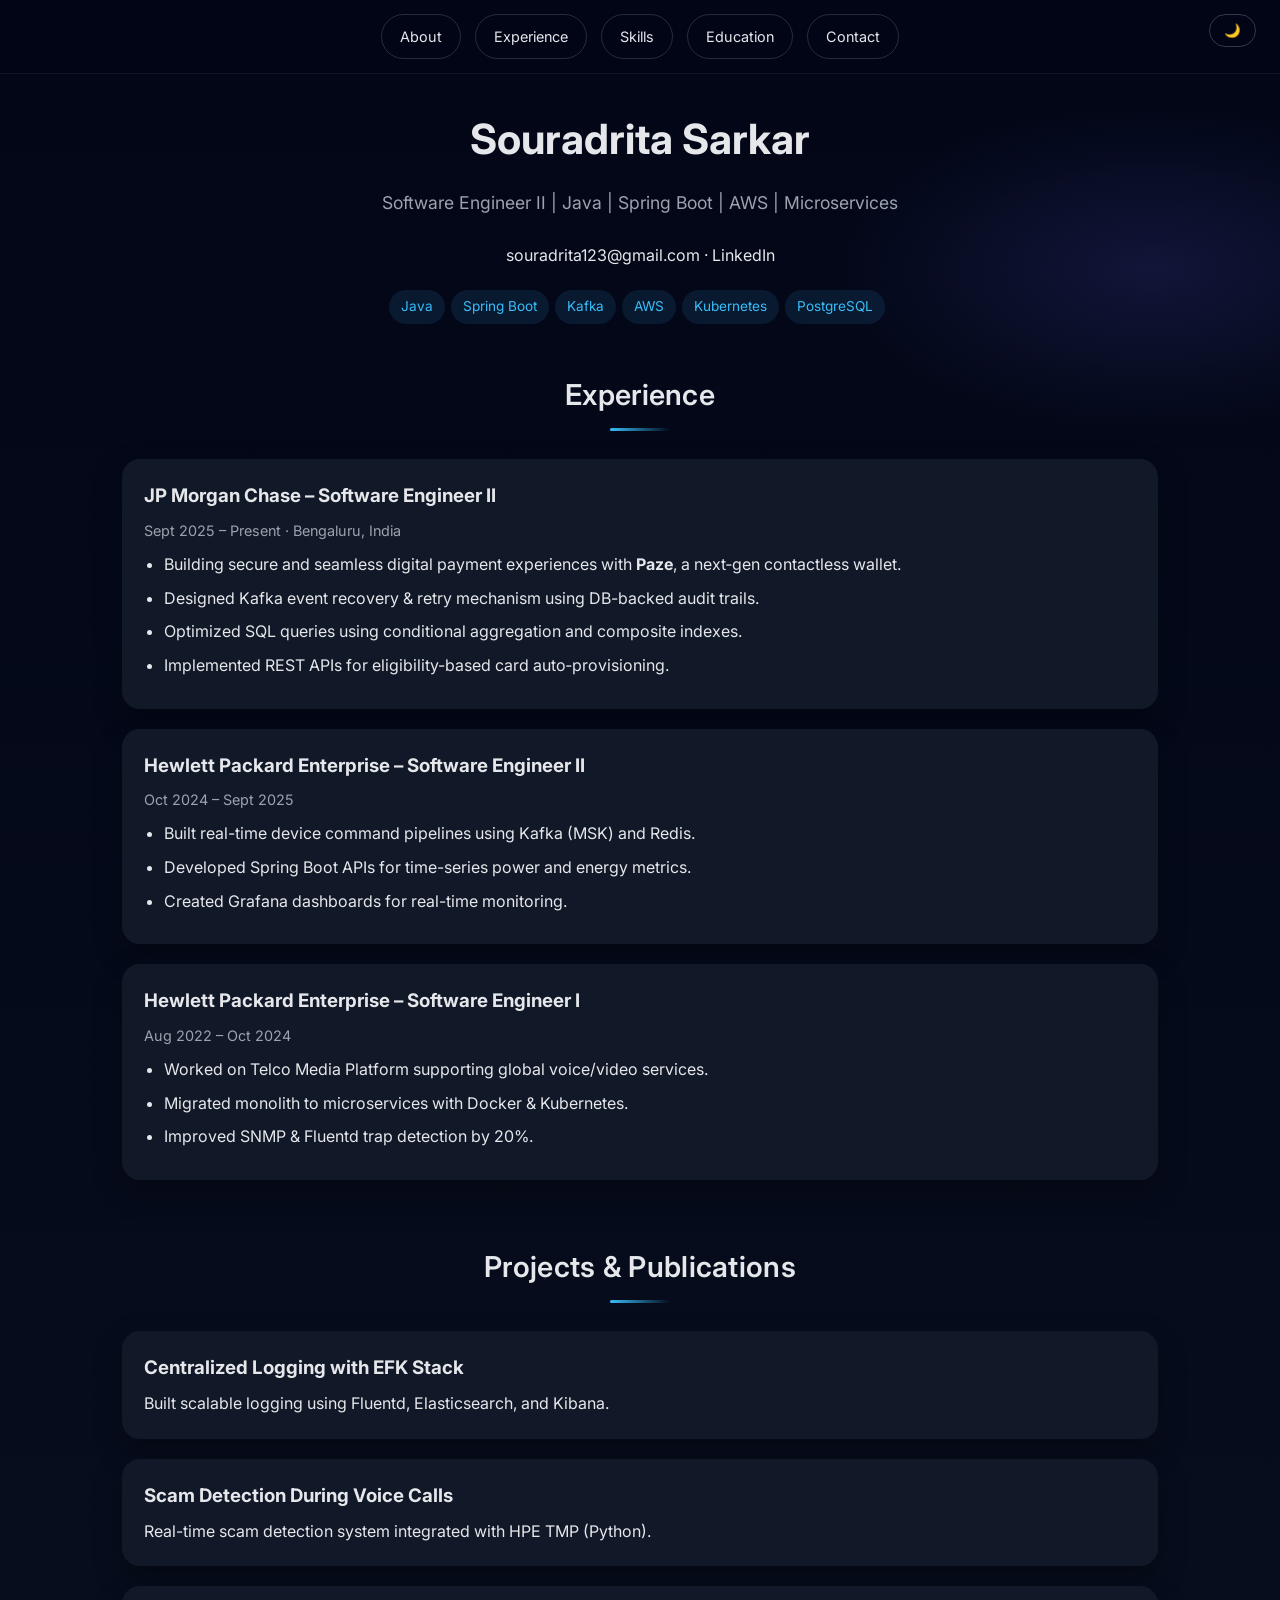
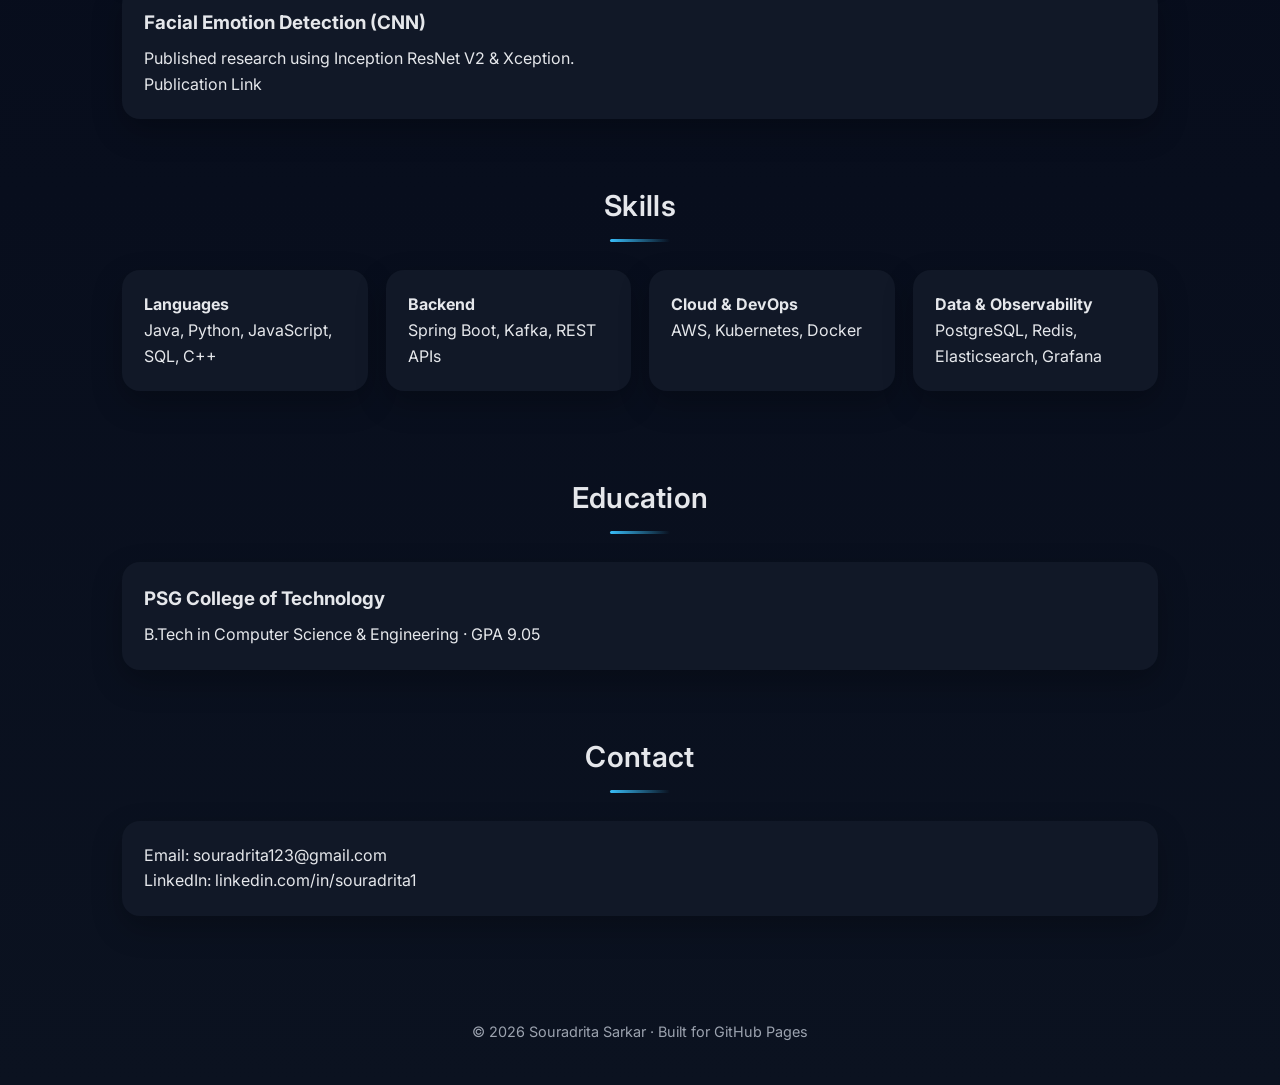
<file: index.html>
<!DOCTYPE html>
<html lang="en">
<head>
  <meta charset="UTF-8" />
  <meta name="viewport" content="width=device-width, initial-scale=1.0" />
  <title>Souradrita Sarkar | Software Engineer</title>
  <link href="https://fonts.googleapis.com/css2?family=Inter:wght@300;400;600;700&display=swap" rel="stylesheet">
  <style>
    :root {
      --bg: #0f172a;
      --card: #111827;
      --text: #e5e7eb;
      --muted: #9ca3af;
      --accent: #38bdf8;
      --accent-soft: rgba(56,189,248,0.15);
    }
    * { box-sizing: border-box; margin: 0; padding: 0; }
    html { scroll-behavior: smooth; }
    body {
      font-family: 'Inter', sans-serif;
      background: radial-gradient(1200px 600px at 10% -10%, rgba(56,189,248,0.15), transparent 40%),
                  radial-gradient(800px 400px at 90% 10%, rgba(99,102,241,0.15), transparent 40%),
                  linear-gradient(180deg, #020617, #0b1220);
      color: var(--text);
      line-height: 1.6;
    }
    a { color: var(--text); text-decoration: none; }
    .container { max-width: 1100px; margin: auto; padding: 32px; }

    nav {
      position: sticky;
      top: 0;
      z-index: 10;
      background: rgba(2,6,23,0.7);
      backdrop-filter: blur(12px);
      border-bottom: 1px solid rgba(255,255,255,0.06);
    }
    .nav-inner {
      display: flex;
      justify-content: center;
      gap: 14px;
      padding: 14px 0;
    }
    .nav-btn {
      padding: 10px 18px;
      border-radius: 999px;
      background: transparent;
      border: 1px solid rgba(255,255,255,0.15);
      color: var(--text);
      font-size: 0.9rem;
      transition: all 0.25s ease;
    }
    .nav-btn:hover {
      background: var(--accent-soft);
      border-color: var(--accent);
      color: var(--accent);
      transform: translateY(-1px);
    }

    header {
      display: grid;
      gap: 16px;
      margin-bottom: 48px;
      text-align: center;
    }
    h1 { font-size: 2.6rem; font-weight: 700; }
    .subtitle { color: var(--muted); font-size: 1.1rem; }
    .badges { justify-content: center; }
    .badges span {
      display: inline-block;
      background: rgba(56,189,248,0.1);
      color: var(--accent);
      padding: 6px 12px;
      border-radius: 999px;
      margin: 6px 6px 0 0;
      font-size: 0.85rem;
    }

    section { margin-bottom: 64px; }
    section h2 {
      font-size: 1.8rem;
      margin-bottom: 28px;
      text-align: center;
      font-weight: 600;
      letter-spacing: 0.3px;
    }
    section h2::after {
      content: "";
      display: block;
      width: 60px;
      height: 3px;
      background: linear-gradient(90deg, var(--accent), transparent);
      margin: 10px auto 0;
      border-radius: 2px;
    }

    .card {
      background: var(--card);
      border-radius: 18px;
      padding: 22px;
      margin-bottom: 20px;
      box-shadow: 0 12px 30px rgba(0,0,0,0.25);
      transition: transform 0.25s ease, box-shadow 0.25s ease;
    }
    .card:hover {
      transform: translateY(-4px);
      box-shadow: 0 20px 40px rgba(0,0,0,0.35);
    }
    .card h3 { margin-bottom: 8px; }
    .meta { color: var(--muted); font-size: 0.9rem; margin-bottom: 10px; }

    ul { padding-left: 20px; }
    li { margin-bottom: 8px; }

    .skills {
      display: grid;
      grid-template-columns: repeat(auto-fit, minmax(220px, 1fr));
      gap: 18px;
    }
    footer {
      text-align: center;
      color: var(--muted);
      padding: 40px 0 10px;
      font-size: 0.9rem;
    }
  </style>
</head>
<body>
  <nav>
    <button id="themeToggle" style="position:absolute;right:24px;top:14px;background:transparent;border:1px solid rgba(255,255,255,0.2);color:var(--text);padding:8px 14px;border-radius:999px;cursor:pointer;">🌙</button>
    <div class="nav-inner">
      <a class="nav-btn" href="#about">About</a>
      <a class="nav-btn" href="#experience">Experience</a>
      <a class="nav-btn" href="#skills">Skills</a>
      <a class="nav-btn" href="#education">Education</a>
      <a class="nav-btn" href="#contact">Contact</a>
    </div>
  </nav>
  <div class="container">
    <header id="about">
      <h1>Souradrita Sarkar</h1>
      <p class="subtitle">Software Engineer II | Java | Spring Boot | AWS | Microservices</p>
      <p style="margin-top:10px;">
        <a href="mailto:souradrita123@gmail.com">souradrita123@gmail.com</a> ·
        <a href="https://linkedin.com/in/souradrita1" target="_blank">LinkedIn</a>
      </p>
      <div class="badges">
        <span>Java</span><span>Spring Boot</span><span>Kafka</span><span>AWS</span><span>Kubernetes</span><span>PostgreSQL</span>
      </div>
    </header>

    <section id="experience">
      <h2>Experience</h2>
      <div class="card">
        <h3>JP Morgan Chase – Software Engineer II</h3>
        <div class="meta">Sept 2025 – Present · Bengaluru, India</div>
        <ul>
          <li>Building secure and seamless digital payment experiences with <b>Paze</b>, a next‑gen contactless wallet.</li>
          <li>Designed Kafka event recovery & retry mechanism using DB-backed audit trails.</li>
          <li>Optimized SQL queries using conditional aggregation and composite indexes.</li>
          <li>Implemented REST APIs for eligibility-based card auto‑provisioning.</li>
        </ul>
      </div>

      <div class="card">
        <h3>Hewlett Packard Enterprise – Software Engineer II</h3>
        <div class="meta">Oct 2024 – Sept 2025</div>
        <ul>
          <li>Built real-time device command pipelines using Kafka (MSK) and Redis.</li>
          <li>Developed Spring Boot APIs for time-series power and energy metrics.</li>
          <li>Created Grafana dashboards for real-time monitoring.</li>
        </ul>
      </div>

      <div class="card">
        <h3>Hewlett Packard Enterprise – Software Engineer I</h3>
        <div class="meta">Aug 2022 – Oct 2024</div>
        <ul>
          <li>Worked on Telco Media Platform supporting global voice/video services.</li>
          <li>Migrated monolith to microservices with Docker & Kubernetes.</li>
          <li>Improved SNMP & Fluentd trap detection by 20%.</li>
        </ul>
      </div>
    </section>

    <section id="projects">
      <h2>Projects & Publications</h2>
      <div class="card">
        <h3>Centralized Logging with EFK Stack</h3>
        <p>Built scalable logging using Fluentd, Elasticsearch, and Kibana.</p>
      </div>
      <div class="card">
        <h3>Scam Detection During Voice Calls</h3>
        <p>Real-time scam detection system integrated with HPE TMP (Python).</p>
      </div>
      <div class="card">
        <h3>Facial Emotion Detection (CNN)</h3>
        <p>Published research using Inception ResNet V2 & Xception.</p>
        <a href="https://www.inderscience.com/info/inarticle.php?artid=124351" target="_blank">Publication Link</a>
      </div>
    </section>

    <section id="skills">
      <h2>Skills</h2>
      <div class="skills">
        <div class="card"><b>Languages</b><br>Java, Python, JavaScript, SQL, C++</div>
        <div class="card"><b>Backend</b><br>Spring Boot, Kafka, REST APIs</div>
        <div class="card"><b>Cloud & DevOps</b><br>AWS, Kubernetes, Docker</div>
        <div class="card"><b>Data & Observability</b><br>PostgreSQL, Redis, Elasticsearch, Grafana</div>
      </div>
    </section>

    <section id="education">
      <h2>Education</h2>
      <div class="card">
        <h3>PSG College of Technology</h3>
        <p>B.Tech in Computer Science & Engineering · GPA 9.05</p>
      </div>
    </section>

    <section id="contact">
      <h2>Contact</h2>
      <div class="card">
        <p>Email: <a href="mailto:souradrita123@gmail.com">souradrita123@gmail.com</a></p>
        <p>LinkedIn: <a href="https://linkedin.com/in/souradrita1" target="_blank">linkedin.com/in/souradrita1</a></p>
      </div>
    </section>

    <footer>
      © 2026 Souradrita Sarkar · Built for GitHub Pages
    </footer>
  </div>
<script>
  const toggle = document.getElementById('themeToggle');
  let dark = true;
  toggle.onclick = () => {
    dark = !dark;
    document.documentElement.style.setProperty('--bg', dark ? '#0f172a' : '#f8fafc');
    document.documentElement.style.setProperty('--card', dark ? '#111827' : '#ffffff');
    document.documentElement.style.setProperty('--text', dark ? '#e5e7eb' : '#020617');
    document.documentElement.style.setProperty('--muted', dark ? '#9ca3af' : '#475569');
    document.body.style.background = dark ? 'linear-gradient(180deg,#020617,#0f172a)' : '#f8fafc';
    toggle.textContent = dark ? '🌙' : '☀️';
  };
</script>
</body>
</html>
</file>
